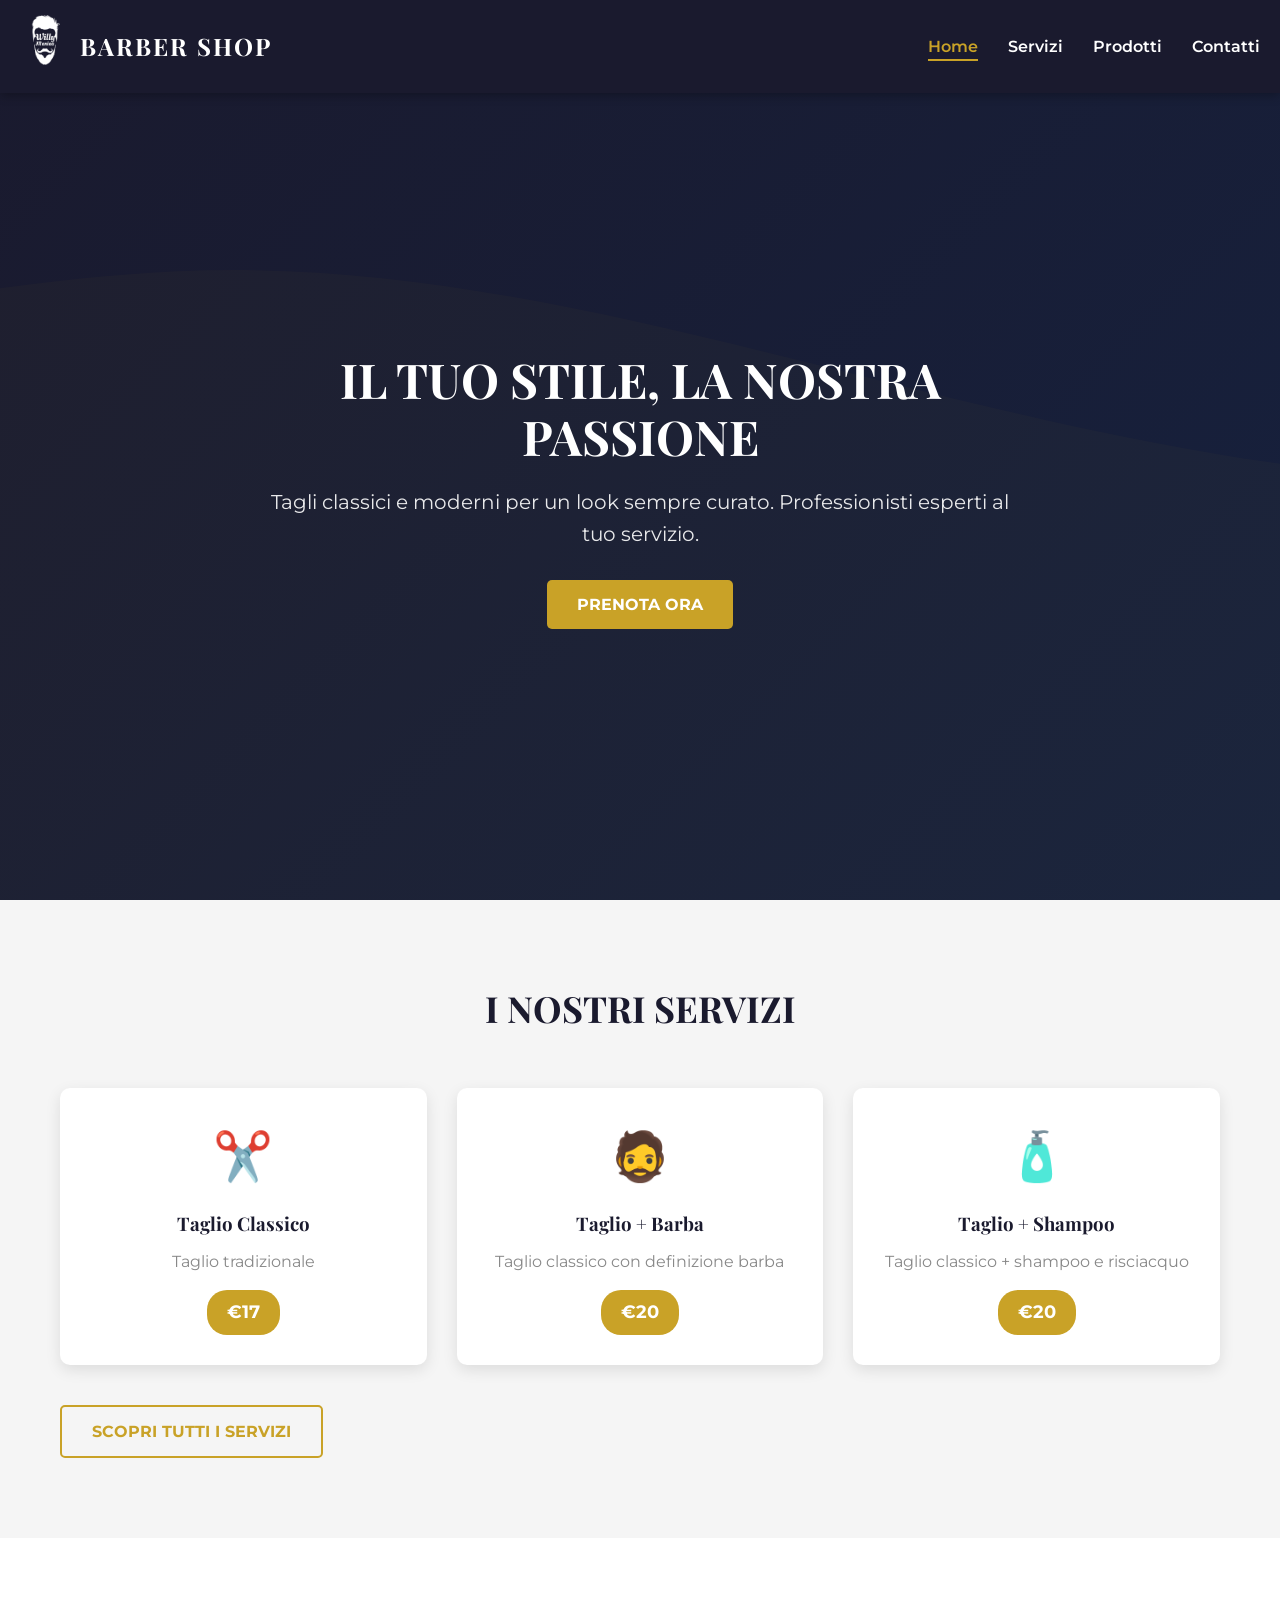
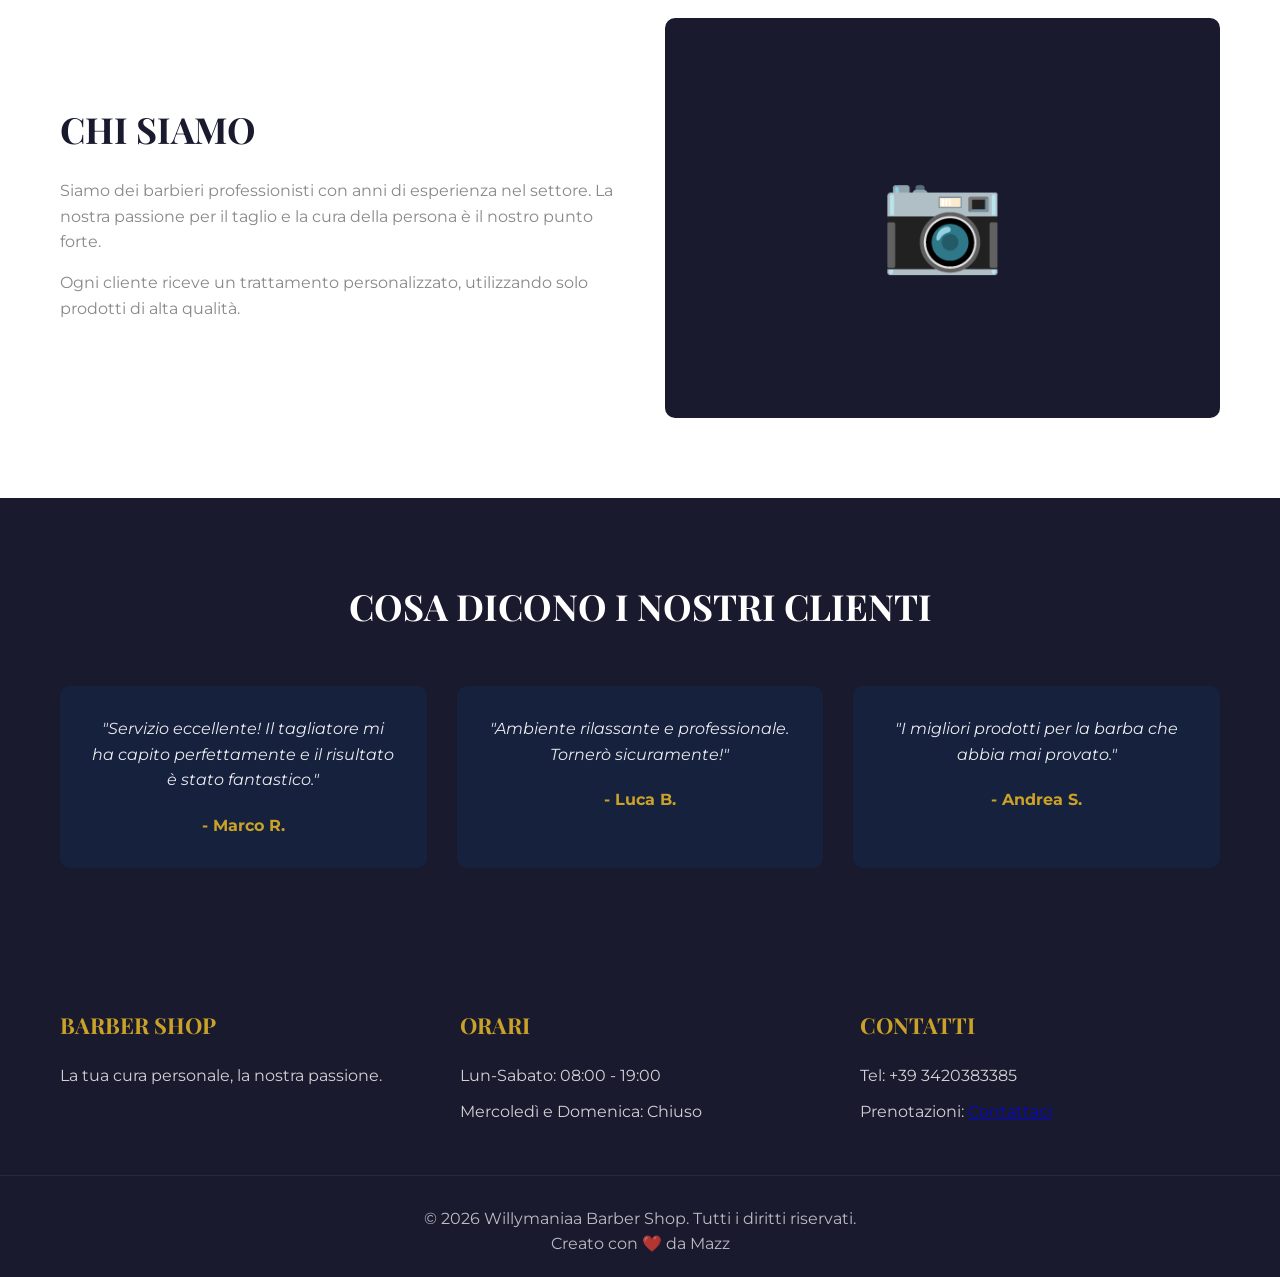
<file: index.html>
<!DOCTYPE html>
<html lang="it">
<head>
    <meta charset="UTF-8">
    <meta name="viewport" content="width=device-width, initial-scale=1.0">
    <title>Willymaniaa - Barber Shop </title>
    <link rel="icon" type="image/x-icon" href="img/WillyManiaa_white_OK.png">
    <link rel="stylesheet" href="styles.css">
    <link rel="preconnect" href="https://fonts.googleapis.com">
    <link rel="preconnect" href="https://fonts.gstatic.com" crossorigin>
    <link href="https://fonts.googleapis.com/css2?family=Montserrat:wght@400;600;700&family=Playfair+Display:wght@700&display=swap" rel="stylesheet">
</head>
<body>
    <!-- Navbar -->
    <nav class="navbar">
        <div class="container navbar-container">
            <a href="index.html" class="logo">
                <span class="logo-icon"><img src="img/WillyManiaa_white_OK.png" alt="Logo" class="image"></span>
                <span class="logo-text">BARBER SHOP</span>
            </a>
            
            <!-- Menu Hamburger per mobile -->
            <button class="hamburger" id="hamburger" aria-label="Menu">
                <span></span>
                <span></span>
                <span></span>
            </button>
            
            <!-- Navigazione Desktop/Mobile -->
            <ul class="nav-menu" id="nav-menu">
                <li><a href="index.html" class="nav-link active">Home</a></li>
                <li><a href="services.html" class="nav-link">Servizi</a></li>
                <li><a href="products.html" class="nav-link">Prodotti</a></li>
                <li><a href="contacts.html" class="nav-link">Contatti</a></li>
            </ul>
        </div>
    </nav>

    <!-- Hero Section -->
    <section class="hero">
        <div class="hero-overlay"></div>
        <div class="container hero-content">
            <h1>IL TUO STILE, LA NOSTRA PASSIONE</h1>
            <p>Tagli classici e moderni per un look sempre curato. Professionisti esperti al tuo servizio.</p>
            <a href="contacts.html" class="btn btn-primary">PRENOTA ORA</a>
        </div>
    </section>

    <!-- Servizi Highlights -->
    <section class="services-preview">
        <div class="container">
            <h2>I NOSTRI SERVIZI</h2>
            <div class="service-cards">
                <div class="card">
                    <div class="card-icon">✂️</div>
                    <h3>Taglio Classico</h3>
                    <p>Taglio tradizionale</p>
                    <span class="price">€17</span>
                </div>
                <div class="card">
                    <div class="card-icon">🧔</div>
                    <h3>Taglio + Barba</h3>
                    <p>Taglio classico con definizione barba</p>
                    <span class="price">€20</span>
                </div>
                <div class="card">
                    <div class="card-icon">🧴</div>
                    <h3>Taglio + Shampoo</h3>
                    <p>Taglio classico + shampoo e risciacquo</p>
                    <span class="price">€20</span>
                </div>
            </div>
            <a href="services.html" class="btn btn-secondary">SCOPRI TUTTI I SERVIZI</a>
        </div>
    </section>

    <!-- Chi Siamo -->
    <section class="about">
        <div class="container about-content">
            <div class="about-text">
                <h2>CHI SIAMO</h2>
                <p>Siamo dei barbieri professionisti con anni di esperienza nel settore. La nostra passione per il taglio e la cura della persona è il nostro punto forte.</p>
                <p>Ogni cliente riceve un trattamento personalizzato, utilizzando solo prodotti di alta qualità.</p>
            </div>
            <div class="about-image">
                <div class="image-placeholder">📷</div>
            </div>
        </div>
    </section>

    <!-- Testimonianze -->
    <section class="testimonials">
        <div class="container">
            <h2>COSA DICONO I NOSTRI CLIENTI</h2>
            <div class="testimonial-cards">
                <div class="testimonial-card">
                    <p>"Servizio eccellente! Il tagliatore mi ha capito perfettamente e il risultato è stato fantastico."</p>
                    <span class="client-name">- Marco R.</span>
                </div>
                <div class="testimonial-card">
                    <p>"Ambiente rilassante e professionale. Tornerò sicuramente!"</p>
                    <span class="client-name">- Luca B.</span>
                </div>
                <div class="testimonial-card">
                    <p>"I migliori prodotti per la barba che abbia mai provato."</p>
                    <span class="client-name">- Andrea S.</span>
                </div>
            </div>
        </div>
    </section>

    <!-- Footer -->
    <footer class="footer">
        <div class="container footer-content">
            <div class="footer-section">
                <h3>BARBER SHOP</h3>
                <p>La tua cura personale, la nostra passione.</p>
            </div>
            <div class="footer-section">
                <h3>ORARI</h3>
                <p>Lun-Sabato: 08:00 - 19:00</p>
                <p>Mercoledì e Domenica: Chiuso</p>
            </div>
            <div class="footer-section">
                <h3>CONTATTI</h3>
                <p>Tel: +39 3420383385</p>
                <p>Prenotazioni: <a href="contacts.html">Contattaci</a></p>
            </div>
        </div>
        <div class="footer-bottom">
            <p>&copy; 2026 Willymaniaa Barber Shop. Tutti i diritti riservati.</p>
            <p>Creato con ❤️ da Mazz</p>
        </div>
    </footer>

    <script src="script.js"></script>
</body>
</html>
</file>
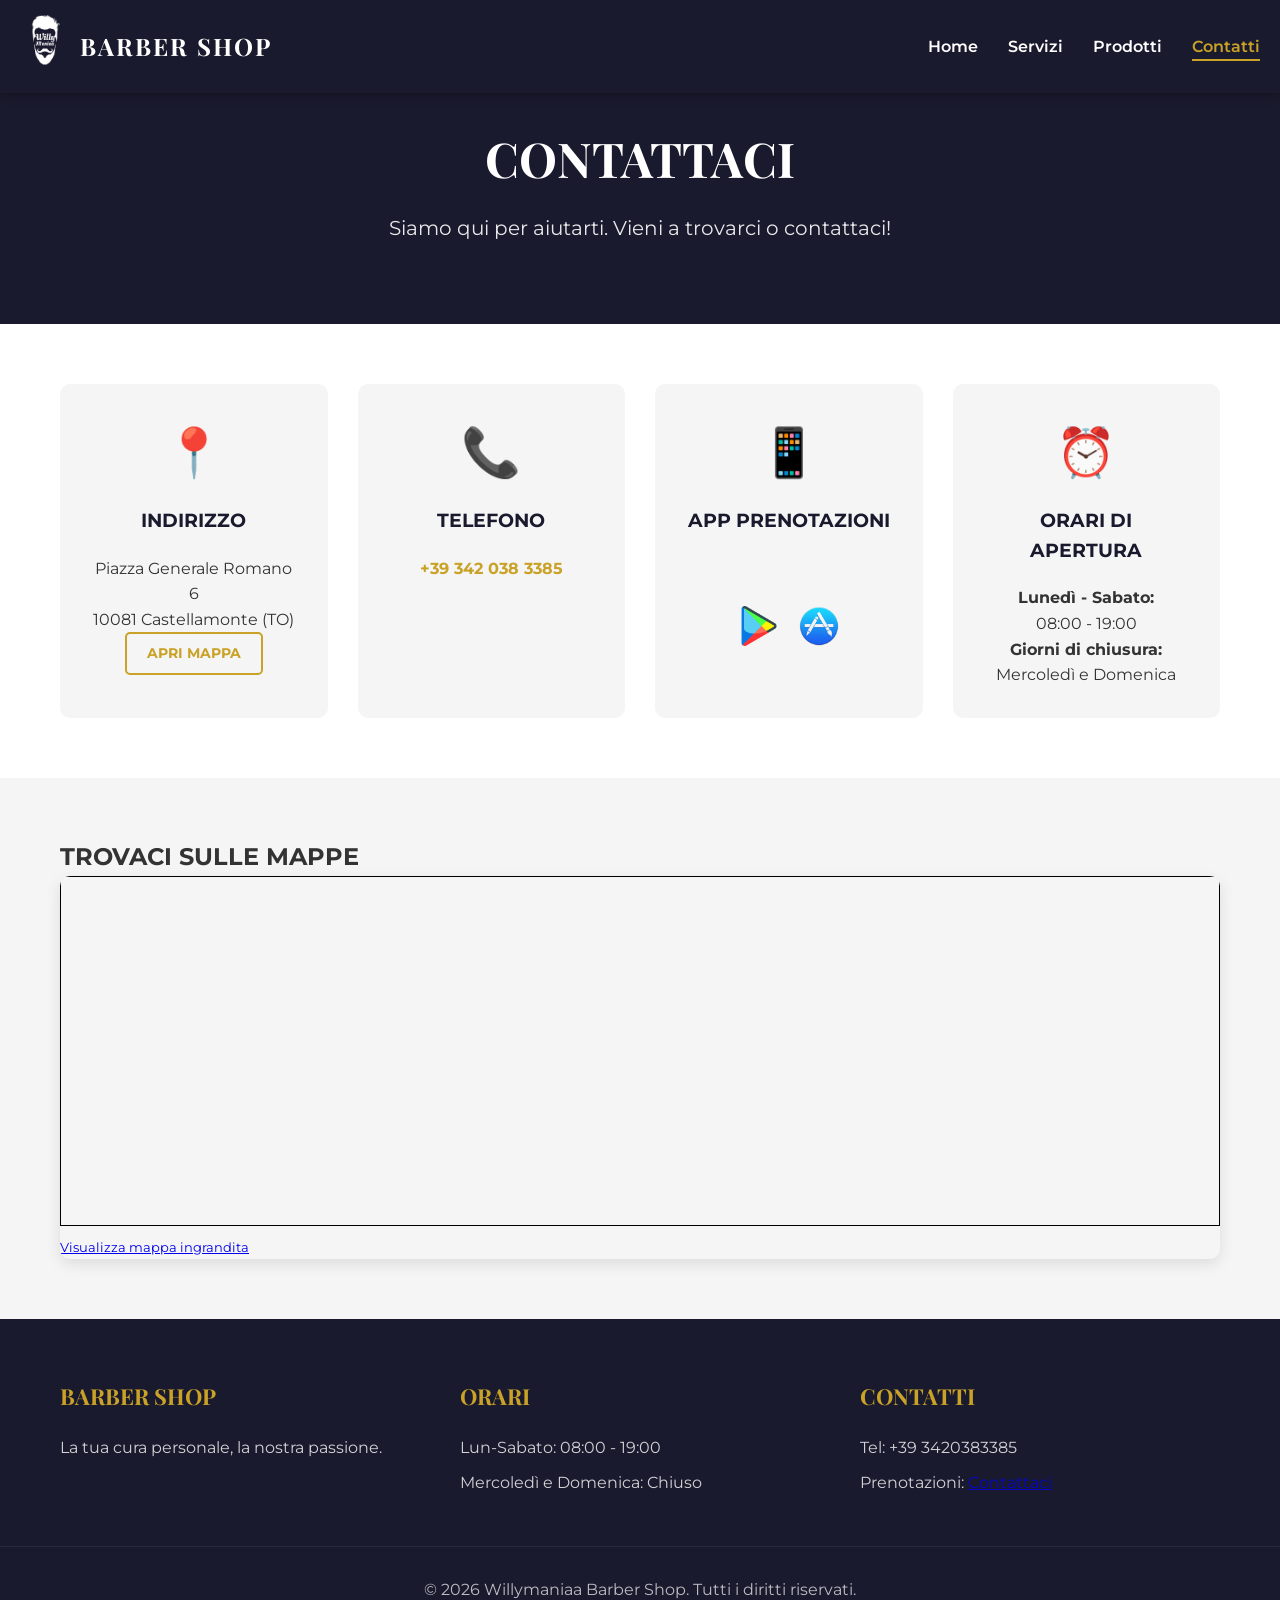
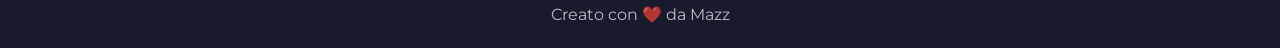
<file: contacts.html>
<!DOCTYPE html>
<html lang="it">
<head>
    <meta charset="UTF-8">
    <meta name="viewport" content="width=device-width, initial-scale=1.0">
    <title>Contatti - Willymaniaa</title>
    <link rel="icon" type="image/x-icon" href="img/WillyManiaa_white_OK.png">
    <link rel="stylesheet" href="styles.css">
    <link rel="preconnect" href="https://fonts.googleapis.com">
    <link rel="preconnect" href="https://fonts.gstatic.com" crossorigin>
    <link href="https://fonts.googleapis.com/css2?family=Montserrat:wght@400;600;700&family=Playfair+Display:wght@700&display=swap" rel="stylesheet">
</head>
<body>
    <!-- Navbar -->
    <nav class="navbar">
        <div class="container navbar-container">
            <a href="index.html" class="logo">
                <span class="logo-icon"><img src="img/WillyManiaa_white_OK.png" alt="Logo" class="image"></span>
                <span class="logo-text">BARBER SHOP</span>
            </a>
            
            <button class="hamburger" id="hamburger" aria-label="Menu">
                <span></span>
                <span></span>
                <span></span>
            </button>
            
            <ul class="nav-menu" id="nav-menu">
                <li><a href="index.html" class="nav-link">Home</a></li>
                <li><a href="services.html" class="nav-link">Servizi</a></li>
                <li><a href="products.html" class="nav-link">Prodotti</a></li>
                <li><a href="contacts.html" class="nav-link active">Contatti</a></li>
            </ul>
        </div>
    </nav>

    <!-- Header Section -->
    <section class="page-header">
        <h1>CONTATTACI</h1>
        <p>Siamo qui per aiutarti. Vieni a trovarci o contattaci!</p>
    </section>

    <!-- Contatti Info -->
    <section class="contacts-section">
        <div class="container">
            <div class="contact-info-grid">
                <div class="contact-card">
                    <div class="contact-icon">📍</div>
                    <h3>INDIRIZZO</h3>
                    <p>Piazza Generale Romano 6<br>10081 Castellamonte (TO)</p>
                    <a href="https://maps.app.goo.gl/YxpuVJAMaMwBUh6VA" target="_blank" class="btn btn-sm btn-secondary">APRI MAPPA</a>
                </div>
                <div class="contact-card">
                    <div class="contact-icon">📞</div>
                    <h3>TELEFONO</h3>
                    <p><a href="tel:+393420383385" class="phone-link">+39 342 038 3385</a></p>
                </div>
                <div class="contact-card">
                    <div class="contact-icon">📱</div>
                    <h3>APP PRENOTAZIONI</h3>
                    <div class="app-links">
                        <p><a href="https://play.google.com/store/apps/details?id=com.easybook.willymaniaa.fe&utm_source=emea_Med" class="email-link"><img src="img/playstore_logo_icon_188436.png" height="40" alt="Play Store" class="icon"></a></p>
                        <p><a href="https://apps.apple.com/it/app/willymaniaa-barber-shop/id6737987448" class="email-link"><img src="img/App_store_2_40662.png" height="40" alt="App Store" class="icon"></a></p>
                    </div>
                </div>
                <div class="contact-card">
                    <div class="contact-icon">⏰</div>
                    <h3>ORARI DI APERTURA</h3>
                    <p><strong>Lunedì - Sabato:</strong><br>08:00 - 19:00</p>
                    <p><strong>Giorni di chiusura:</strong><br>Mercoledì e Domenica</p>
                </div>
            </div>
        </div>
    </section>

    <!-- Mappa -->
    <section class="map-section">
        <div class="container">
            <h2>TROVACI SULLE MAPPE</h2>
            <div class="map-container">
                <a href="https://maps.app.goo.gl/YxpuVJAMaMwBUh6VA" target="_blank">
                <iframe width="100%" height="350" src="https://www.openstreetmap.org/export/embed.html?bbox=7.712442576885224%2C45.379093121801915%2C7.718638479709626%2C45.38144809525614&amp;layer=mapnik" style="border: 1px solid black"></iframe><br/><small><a href="https://www.openstreetmap.org/?#map=19/45.380271/7.715541">Visualizza mappa ingrandita</a></small>            </div>
        </div>
    </section>

     <!-- Footer -->
    <footer class="footer">
        <div class="container footer-content">
            <div class="footer-section">
                <h3>BARBER SHOP</h3>
                <p>La tua cura personale, la nostra passione.</p>
            </div>
            <div class="footer-section">
                <h3>ORARI</h3>
                <p>Lun-Sabato: 08:00 - 19:00</p>
                <p>Mercoledì e Domenica: Chiuso</p>
            </div>
            <div class="footer-section">
                <h3>CONTATTI</h3>
                <p>Tel: +39 3420383385</p>
                <p>Prenotazioni: <a href="contacts.html">Contattaci</a></p>
            </div>
        </div>
        <div class="footer-bottom">
            <p>&copy; 2026 Willymaniaa Barber Shop. Tutti i diritti riservati.</p>
            <p>Creato con ❤️ da Mazz</p>
        </div>
    </footer>

    <script src="script.js"></script>
</body>
</html>
</file>
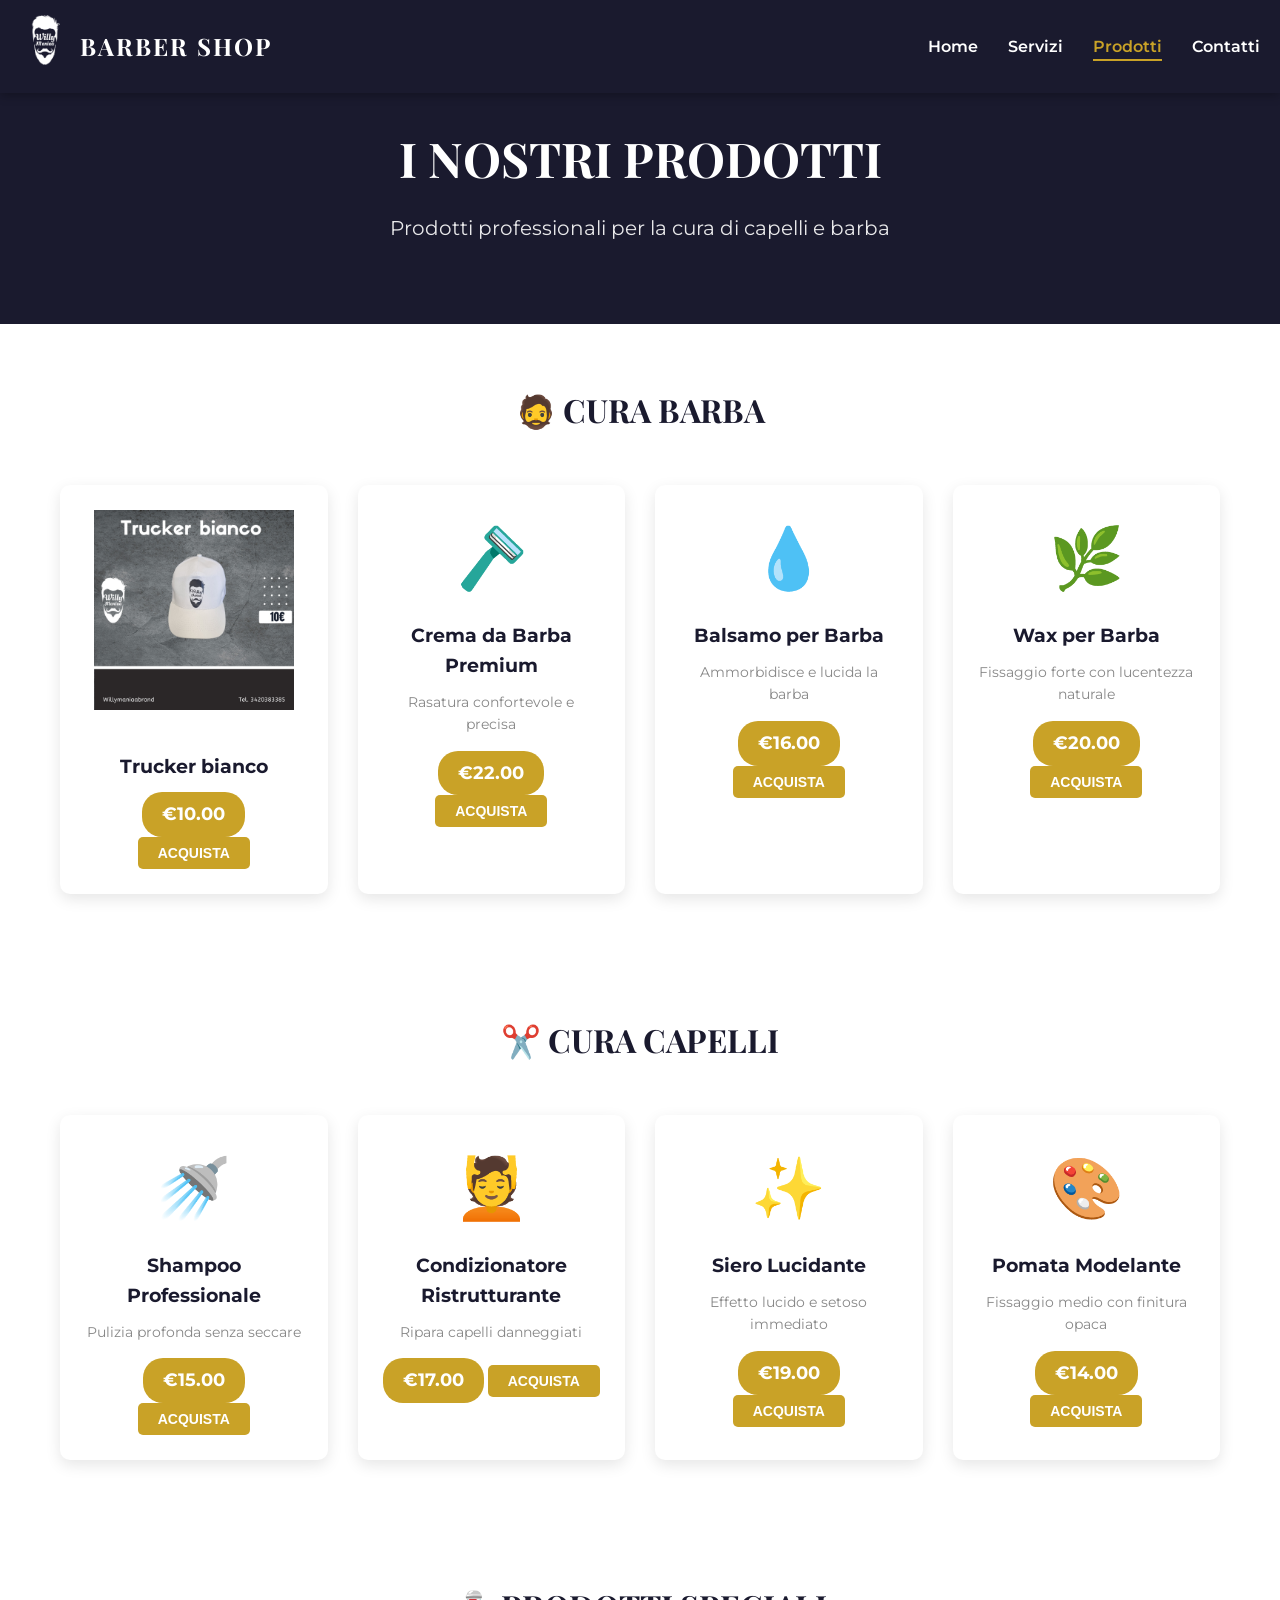
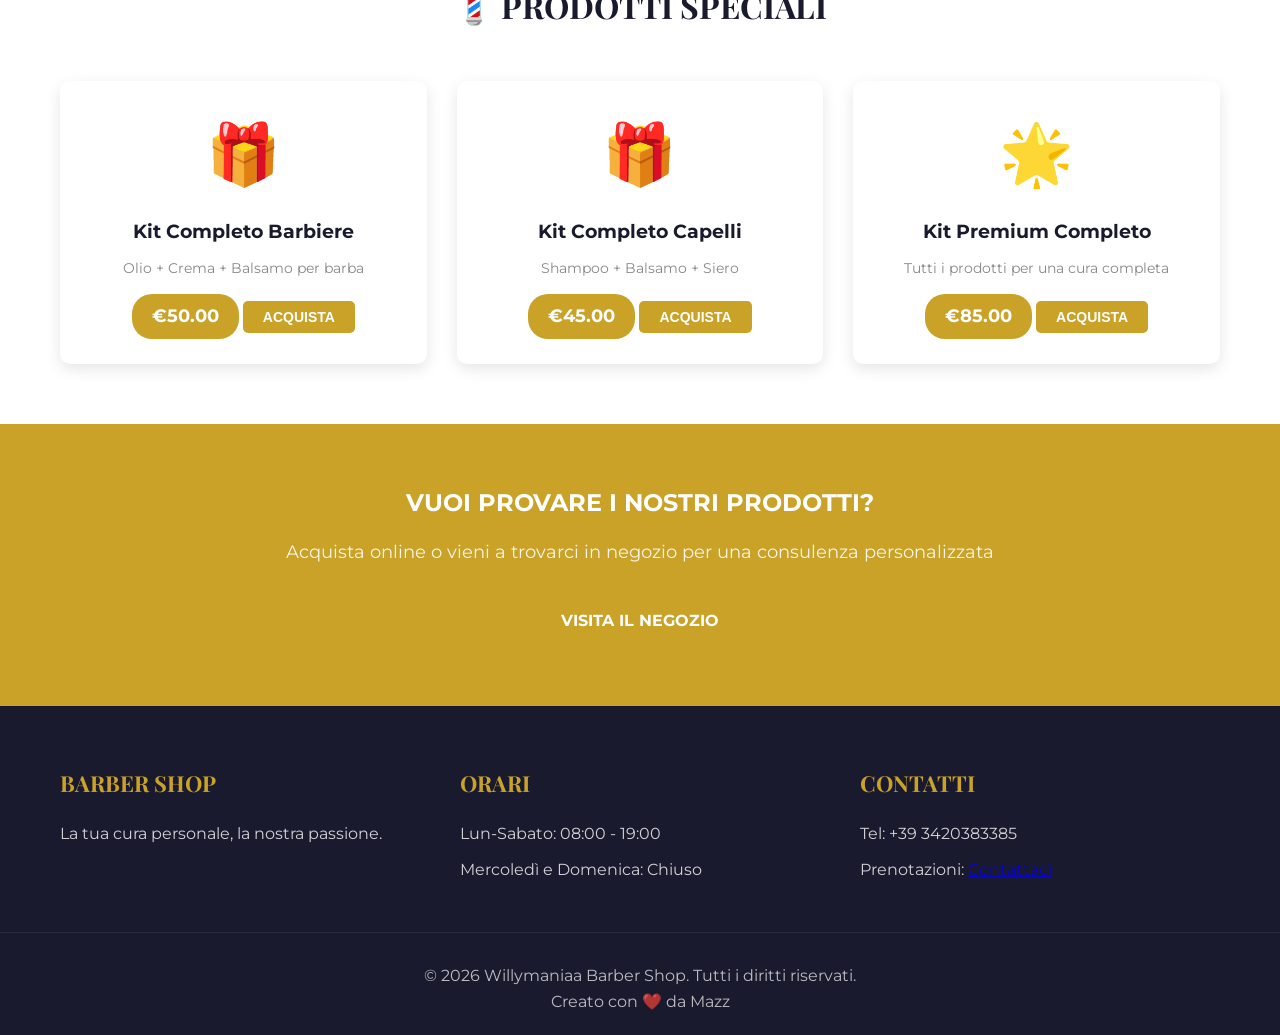
<file: products.html>
<!DOCTYPE html>
<html lang="it">
<head>
    <meta charset="UTF-8">
    <meta name="viewport" content="width=device-width, initial-scale=1.0">
    <title>Prodotti - Willymaniaa</title>
    <link rel="icon" type="image/x-icon" href="img/WillyManiaa_white_OK.png">
    <link rel="stylesheet" href="styles.css">
    <link rel="preconnect" href="https://fonts.googleapis.com">
    <link rel="preconnect" href="https://fonts.gstatic.com" crossorigin>
    <link href="https://fonts.googleapis.com/css2?family=Montserrat:wght@400;600;700&family=Playfair+Display:wght@700&display=swap" rel="stylesheet">
</head>
<body>
    <!-- Navbar -->
    <nav class="navbar">
        <div class="container navbar-container">
            <a href="index.html" class="logo">
                <span class="logo-icon"><img src="img/WillyManiaa_white_OK.png" alt="Logo" class="image"></span>
                <span class="logo-text">BARBER SHOP</span>
            </a>
            
            <button class="hamburger" id="hamburger" aria-label="Menu">
                <span></span>
                <span></span>
                <span></span>
            </button>
            
            <ul class="nav-menu" id="nav-menu">
                <li><a href="index.html" class="nav-link">Home</a></li>
                <li><a href="services.html" class="nav-link">Servizi</a></li>
                <li><a href="products.html" class="nav-link active">Prodotti</a></li>
                <li><a href="contacts.html" class="nav-link">Contatti</a></li>
            </ul>
        </div>
    </nav>

    <!-- Header Section -->
    <section class="page-header">
        <h1>I NOSTRI PRODOTTI</h1>
        <p>Prodotti professionali per la cura di capelli e barba</p>
    </section>

    <!-- Prodotti Barba -->
    <section class="products-section">
        <div class="container">
            <h2 class="section-title">🧔 CURA BARBA</h2>
            <div class="product-grid">
                <div class="product-card">
                    <div class="product-image"><img src="img/5cb89cb6-f1cc-4780-96c6-8b8de2c11d52.jpg" alt="" height="200px"></div>
                    <h3>Trucker bianco</h3>
                    <span class="price">€10.00</span>
                    <button class="btn btn-sm btn-primary">ACQUISTA</button>
                </div>
                <div class="product-card">
                    <div class="product-image">🪒</div>
                    <h3>Crema da Barba Premium</h3>
                    <p>Rasatura confortevole e precisa</p>
                    <span class="price">€22.00</span>
                    <button class="btn btn-sm btn-primary">ACQUISTA</button>
                </div>
                <div class="product-card">
                    <div class="product-image">💧</div>
                    <h3>Balsamo per Barba</h3>
                    <p>Ammorbidisce e lucida la barba</p>
                    <span class="price">€16.00</span>
                    <button class="btn btn-sm btn-primary">ACQUISTA</button>
                </div>
                <div class="product-card">
                    <div class="product-image">🌿</div>
                    <h3>Wax per Barba</h3>
                    <p>Fissaggio forte con lucentezza naturale</p>
                    <span class="price">€20.00</span>
                    <button class="btn btn-sm btn-primary">ACQUISTA</button>
                </div>
            </div>
        </div>
    </section>

    <!-- Prodotti Capelli -->
    <section class="products-section">
        <div class="container">
            <h2 class="section-title">✂️ CURA CAPELLI</h2>
            <div class="product-grid">
                <div class="product-card">
                    <div class="product-image">🚿</div>
                    <h3>Shampoo Professionale</h3>
                    <p>Pulizia profonda senza seccare</p>
                    <span class="price">€15.00</span>
                    <button class="btn btn-sm btn-primary">ACQUISTA</button>
                </div>
                <div class="product-card">
                    <div class="product-image">💆</div>
                    <h3>Condizionatore Ristrutturante</h3>
                    <p>Ripara capelli danneggiati</p>
                    <span class="price">€17.00</span>
                    <button class="btn btn-sm btn-primary">ACQUISTA</button>
                </div>
                <div class="product-card">
                    <div class="product-image">✨</div>
                    <h3>Siero Lucidante</h3>
                    <p>Effetto lucido e setoso immediato</p>
                    <span class="price">€19.00</span>
                    <button class="btn btn-sm btn-primary">ACQUISTA</button>
                </div>
                <div class="product-card">
                    <div class="product-image">🎨</div>
                    <h3>Pomata Modelante</h3>
                    <p>Fissaggio medio con finitura opaca</p>
                    <span class="price">€14.00</span>
                    <button class="btn btn-sm btn-primary">ACQUISTA</button>
                </div>
            </div>
        </div>
    </section>

    <!-- Prodotti Speciali -->
    <section class="products-section">
        <div class="container">
            <h2 class="section-title">💈 PRODOTTI SPECIALI</h2>
            <div class="product-grid">
                <div class="product-card">
                    <div class="product-image">🎁</div>
                    <h3>Kit Completo Barbiere</h3>
                    <p>Olio + Crema + Balsamo per barba</p>
                    <span class="price">€50.00</span>
                    <button class="btn btn-sm btn-primary">ACQUISTA</button>
                </div>
                <div class="product-card">
                    <div class="product-image">🎁</div>
                    <h3>Kit Completo Capelli</h3>
                    <p>Shampoo + Balsamo + Siero</p>
                    <span class="price">€45.00</span>
                    <button class="btn btn-sm btn-primary">ACQUISTA</button>
                </div>
                <div class="product-card">
                    <div class="product-image">🌟</div>
                    <h3>Kit Premium Completo</h3>
                    <p>Tutti i prodotti per una cura completa</p>
                    <span class="price">€85.00</span>
                    <button class="btn btn-sm btn-primary">ACQUISTA</button>
                </div>
            </div>
        </div>
    </section>

    <!-- CTA -->
    <section class="booking-cta">
        <div class="container">
            <h2>VUOI PROVARE I NOSTRI PRODOTTI?</h2>
            <p>Acquista online o vieni a trovarci in negozio per una consulenza personalizzata</p>
            <a href="contacts.html" class="btn btn-primary">VISITA IL NEGOZIO</a>
        </div>
    </section>

    <!-- Footer -->
    <footer class="footer">
        <div class="container footer-content">
            <div class="footer-section">
                <h3>BARBER SHOP</h3>
                <p>La tua cura personale, la nostra passione.</p>
            </div>
            <div class="footer-section">
                <h3>ORARI</h3>
                <p>Lun-Sabato: 08:00 - 19:00</p>
                <p>Mercoledì e Domenica: Chiuso</p>
            </div>
            <div class="footer-section">
                <h3>CONTATTI</h3>
                <p>Tel: +39 3420383385</p>
                <p>Prenotazioni: <a href="contacts.html">Contattaci</a></p>
            </div>
        </div>
        <div class="footer-bottom">
            <p>&copy; 2026 Willymaniaa Barber Shop. Tutti i diritti riservati.</p>
            <p>Creato con ❤️ da Mazz</p>
        </div>
    </footer>

    <script src="script.js"></script>
</body>
</html>
</file>
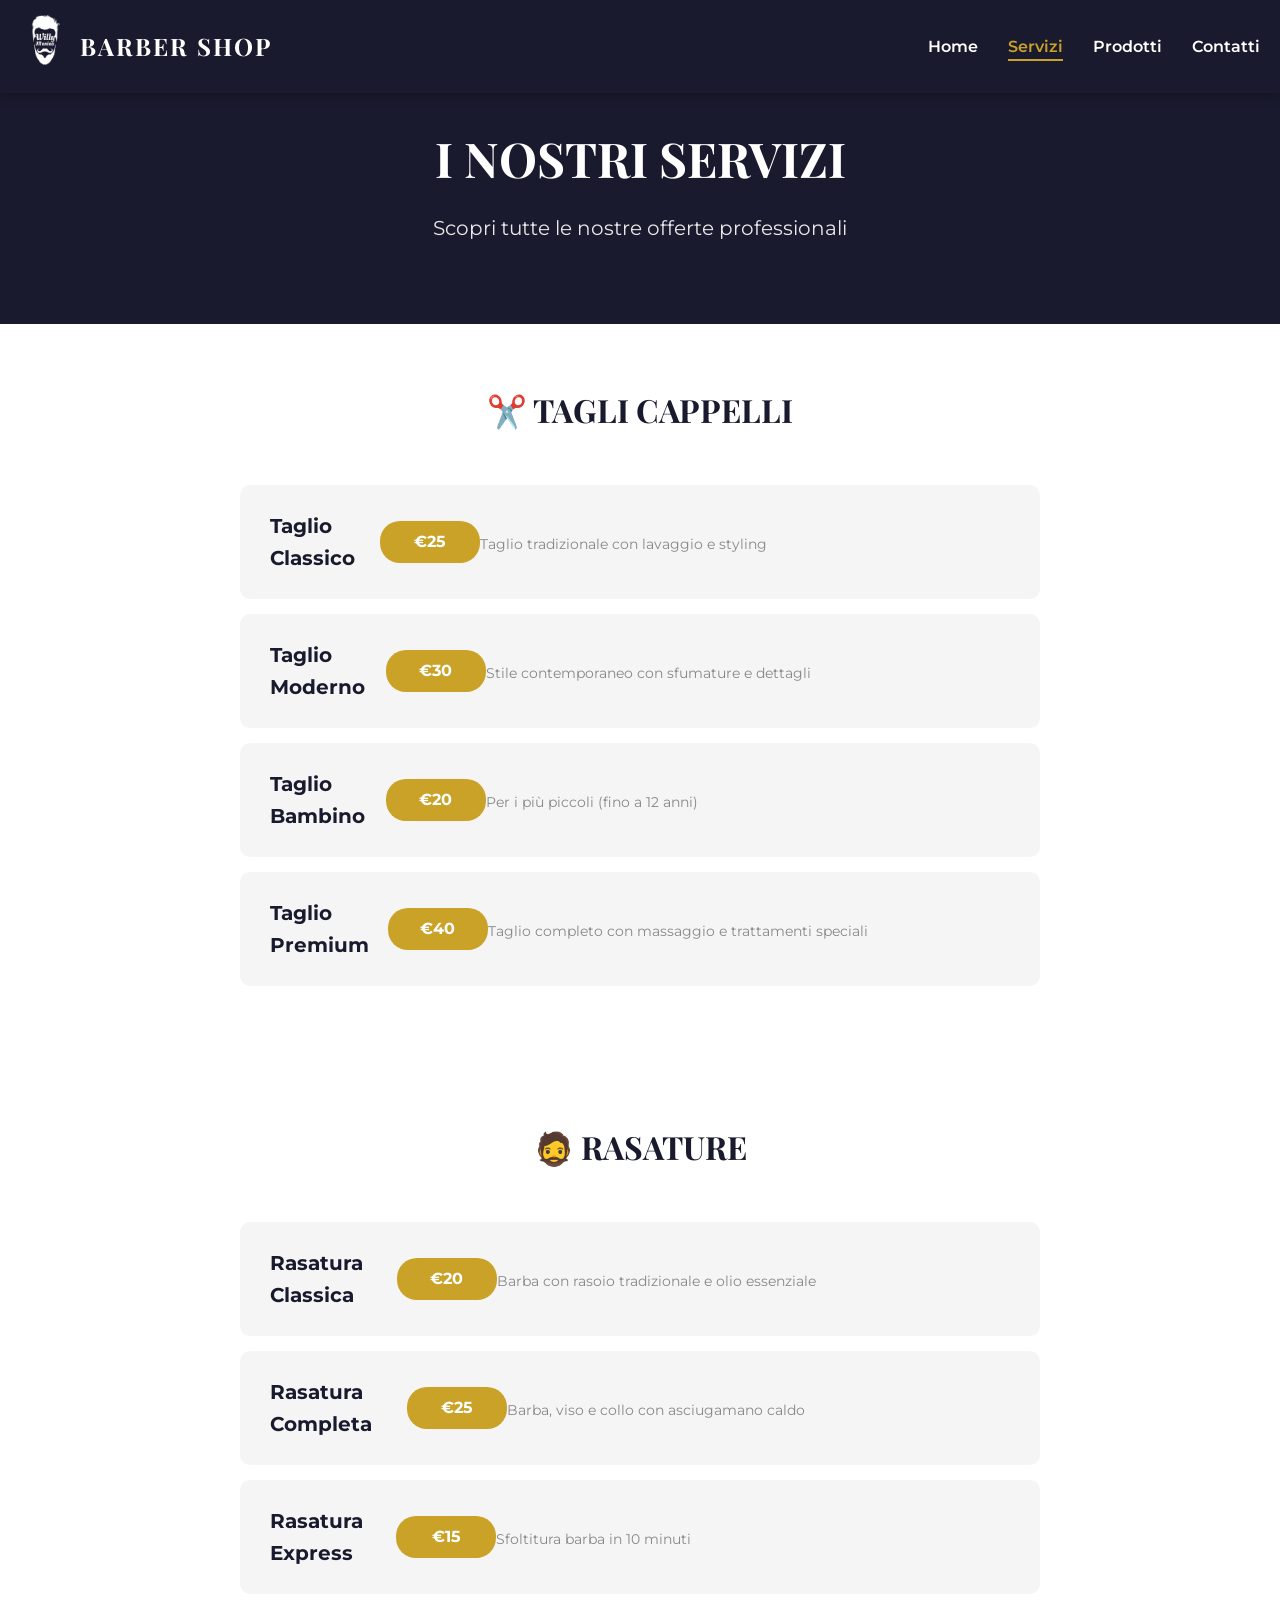
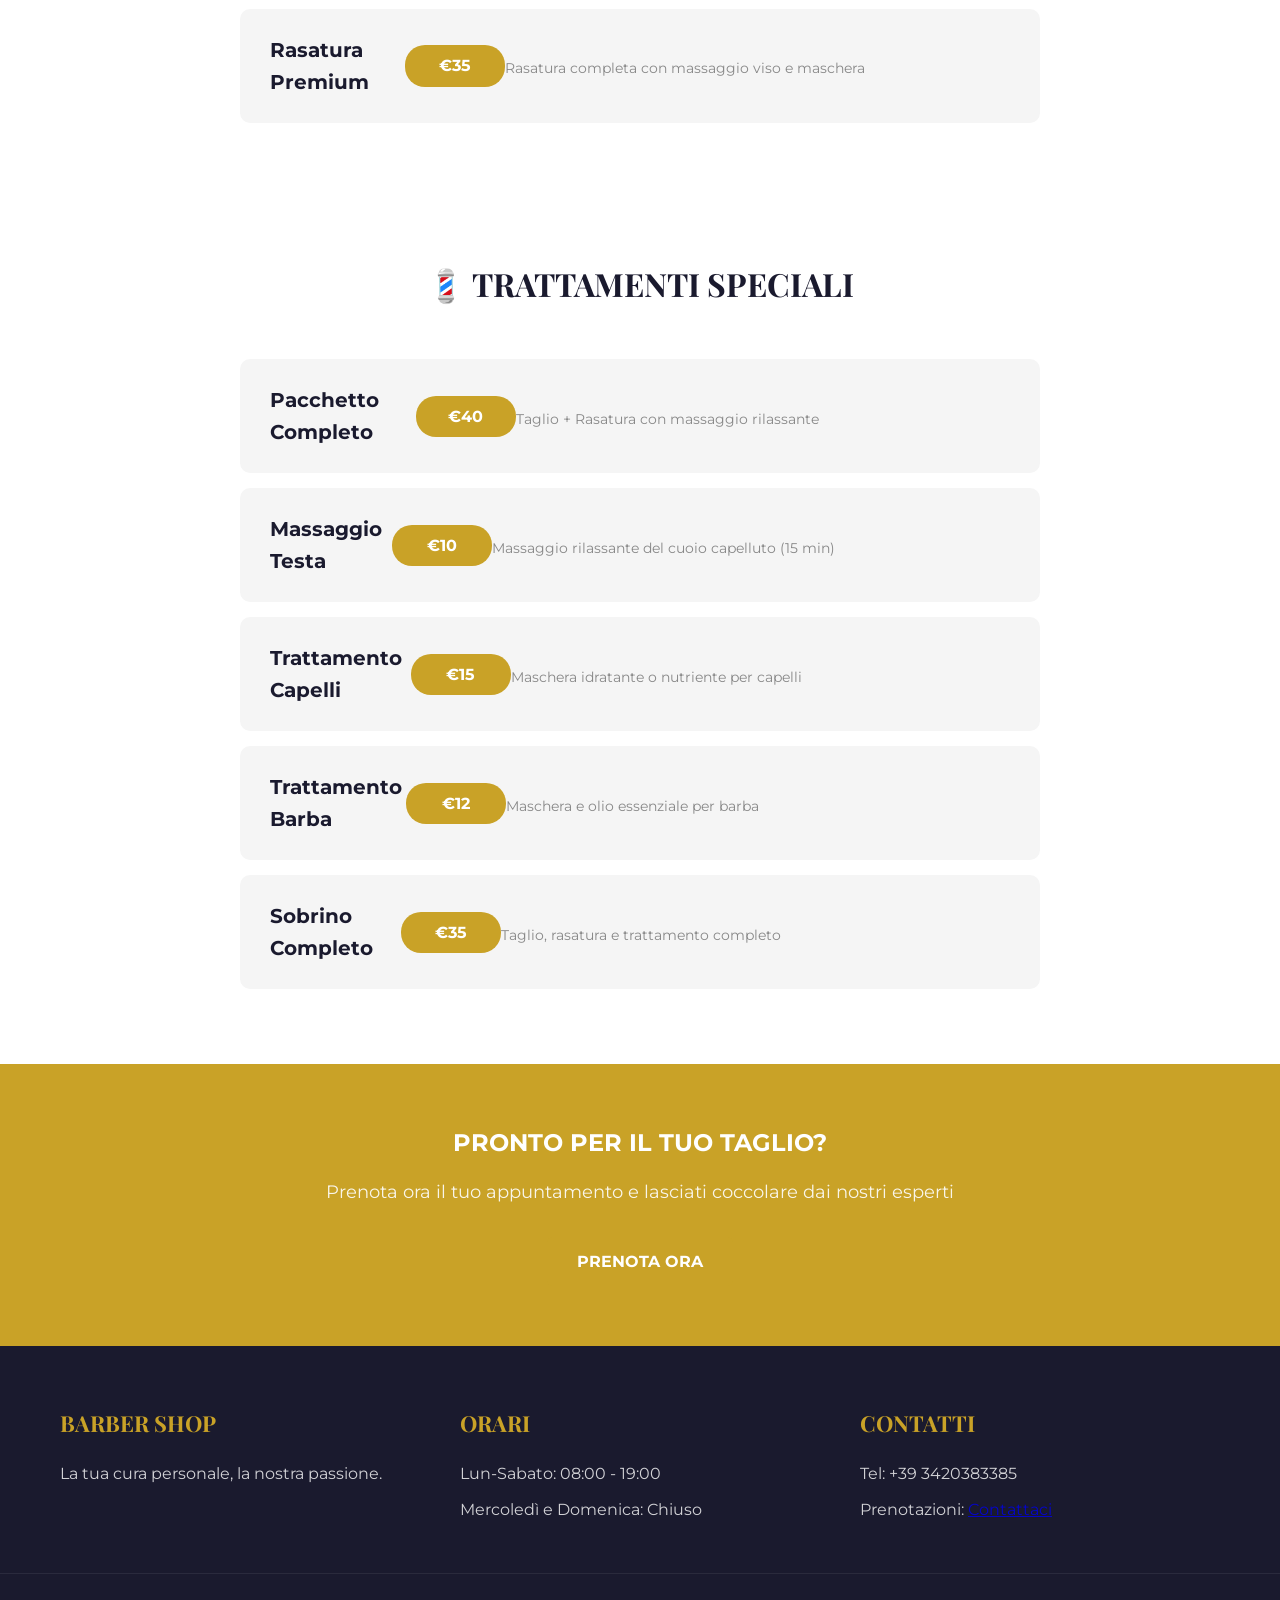
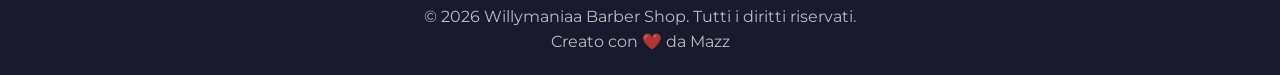
<file: services.html>
<!DOCTYPE html>
<html lang="it">
<head>
    <meta charset="UTF-8">
    <meta name="viewport" content="width=device-width, initial-scale=1.0">
    <title>Servizi - Willymaniaa</title>
    <link rel="icon" type="image/x-icon" href="img/WillyManiaa_white_OK.png">
    <link rel="stylesheet" href="styles.css">
    <link rel="preconnect" href="https://fonts.googleapis.com">
    <link rel="preconnect" href="https://fonts.gstatic.com" crossorigin>
    <link href="https://fonts.googleapis.com/css2?family=Montserrat:wght@400;600;700&family=Playfair+Display:wght@700&display=swap" rel="stylesheet">
</head>
<body>
    <!-- Navbar -->
    <nav class="navbar">
        <div class="container navbar-container">
            <a href="index.html" class="logo">
                <span class="logo-icon"><img src="img/WillyManiaa_white_OK.png" alt="Logo" class="image"></span>
                <span class="logo-text">BARBER SHOP</span>
            </a>
            
            <button class="hamburger" id="hamburger" aria-label="Menu">
                <span></span>
                <span></span>
                <span></span>
            </button>
            
            <ul class="nav-menu" id="nav-menu">
                <li><a href="index.html" class="nav-link">Home</a></li>
                <li><a href="services.html" class="nav-link active">Servizi</a></li>
                <li><a href="products.html" class="nav-link">Prodotti</a></li>
                <li><a href="contacts.html" class="nav-link">Contatti</a></li>
            </ul>
        </div>
    </nav>

    <!-- Header Section -->
    <section class="page-header">
        <h1>I NOSTRI SERVIZI</h1>
        <p>Scopri tutte le nostre offerte professionali</p>
    </section>

    <!-- Tagli Capelli -->
    <section class="services-section">
        <div class="container">
            <h2 class="section-title">✂️ TAGLI CAPPELLI</h2>
            <div class="service-list">
                <div class="service-item">
                    <span class="service-name">Taglio Classico</span>
                    <span class="service-price">€25</span>
                    <p class="service-desc">Taglio tradizionale con lavaggio e styling</p>
                </div>
                <div class="service-item">
                    <span class="service-name">Taglio Moderno</span>
                    <span class="service-price">€30</span>
                    <p class="service-desc">Stile contemporaneo con sfumature e dettagli</p>
                </div>
                <div class="service-item">
                    <span class="service-name">Taglio Bambino</span>
                    <span class="service-price">€20</span>
                    <p class="service-desc">Per i più piccoli (fino a 12 anni)</p>
                </div>
                <div class="service-item">
                    <span class="service-name">Taglio Premium</span>
                    <span class="service-price">€40</span>
                    <p class="service-desc">Taglio completo con massaggio e trattamenti speciali</p>
                </div>
            </div>
        </div>
    </section>

    <!-- Rasature -->
    <section class="services-section">
        <div class="container">
            <h2 class="section-title">🧔 RASATURE</h2>
            <div class="service-list">
                <div class="service-item">
                    <span class="service-name">Rasatura Classica</span>
                    <span class="service-price">€20</span>
                    <p class="service-desc">Barba con rasoio tradizionale e olio essenziale</p>
                </div>
                <div class="service-item">
                    <span class="service-name">Rasatura Completa</span>
                    <span class="service-price">€25</span>
                    <p class="service-desc">Barba, viso e collo con asciugamano caldo</p>
                </div>
                <div class="service-item">
                    <span class="service-name">Rasatura Express</span>
                    <span class="service-price">€15</span>
                    <p class="service-desc">Sfoltitura barba in 10 minuti</p>
                </div>
                <div class="service-item">
                    <span class="service-name">Rasatura Premium</span>
                    <span class="service-price">€35</span>
                    <p class="service-desc">Rasatura completa con massaggio viso e maschera</p>
                </div>
            </div>
        </div>
    </section>

    <!-- Trattamenti Speciali -->
    <section class="services-section">
        <div class="container">
            <h2 class="section-title">💈 TRATTAMENTI SPECIALI</h2>
            <div class="service-list">
                <div class="service-item">
                    <span class="service-name">Pacchetto Completo</span>
                    <span class="service-price">€40</span>
                    <p class="service-desc">Taglio + Rasatura con massaggio rilassante</p>
                </div>
                <div class="service-item">
                    <span class="service-name">Massaggio Testa</span>
                    <span class="service-price">€10</span>
                    <p class="service-desc">Massaggio rilassante del cuoio capelluto (15 min)</p>
                </div>
                <div class="service-item">
                    <span class="service-name">Trattamento Capelli</span>
                    <span class="service-price">€15</span>
                    <p class="service-desc">Maschera idratante o nutriente per capelli</p>
                </div>
                <div class="service-item">
                    <span class="service-name">Trattamento Barba</span>
                    <span class="service-price">€12</span>
                    <p class="service-desc">Maschera e olio essenziale per barba</p>
                </div>
                <div class="service-item">
                    <span class="service-name">Sobrino Completo</span>
                    <span class="service-price">€35</span>
                    <p class="service-desc">Taglio, rasatura e trattamento completo</p>
                </div>
            </div>
        </div>
    </section>

    <!-- Prenotazione CTA -->
    <section class="booking-cta">
        <div class="container">
            <h2>PRONTO PER IL TUO TAGLIO?</h2>
            <p>Prenota ora il tuo appuntamento e lasciati coccolare dai nostri esperti</p>
            <a href="contacts.html" class="btn btn-primary">PRENOTA ORA</a>
        </div>
    </section>

      <!-- Footer -->
    <footer class="footer">
        <div class="container footer-content">
            <div class="footer-section">
                <h3>BARBER SHOP</h3>
                <p>La tua cura personale, la nostra passione.</p>
            </div>
            <div class="footer-section">
                <h3>ORARI</h3>
                <p>Lun-Sabato: 08:00 - 19:00</p>
                <p>Mercoledì e Domenica: Chiuso</p>
            </div>
            <div class="footer-section">
                <h3>CONTATTI</h3>
                <p>Tel: +39 3420383385</p>
                <p>Prenotazioni: <a href="contacts.html">Contattaci</a></p>
            </div>
        </div>
        <div class="footer-bottom">
            <p>&copy; 2026 Willymaniaa Barber Shop. Tutti i diritti riservati.</p>
            <p>Creato con ❤️ da Mazz</p>
        </div>
    </footer>
    
    <script src="script.js"></script>
</body>
</html>
</file>
<file: styles.css>
/* Reset e Base Styles */
* {
    margin: 0;
    padding: 0;
    box-sizing: border-box;
}

:root {
    --primary-color: #1a1a2e;
    --secondary-color: #16213e;
    --accent-color: #c9a227;
    --text-light: #ffffff;
    --text-dark: #333333;
    --gray-light: #f5f5f5;
    --gray-medium: #888888;
}

body {
    font-family: 'Montserrat', sans-serif;
    line-height: 1.6;
    color: var(--text-dark);
    overflow-x: hidden;
}

.container {
    max-width: 1200px;
    margin: 0 auto;
    padding: 0 20px;
}

/* Navbar Styles */
.navbar {
    background-color: var(--primary-color);
    position: fixed;
    top: 0;
    width: 100%;
    z-index: 1000;
    box-shadow: 0 2px 10px rgba(0,0,0,0.3);
}

.navbar-container {
    display: flex;
    justify-content: space-between;
    align-items: center;
    padding: 15px 20px;
    max-width: 1400px;
    margin: 0 auto;
}

.logo {
    display: flex;
    align-items: center;
    text-decoration: none;
    gap: 10px;
}

.logo-icon {
    font-size: 28px;
}

.logo-text {
    color: var(--text-light);
    font-family: 'Playfair Display', serif;
    font-size: 24px;
    font-weight: 700;
    letter-spacing: 2px;
}

.nav-menu {
    display: flex;
    list-style: none;
    gap: 30px;
    align-items: center;
}

.nav-link {
    color: var(--text-light);
    text-decoration: none;
    font-weight: 600;
    transition: color 0.3s ease;
    position: relative;
    padding: 5px 0;
}

.nav-link::after {
    content: '';
    position: absolute;
    bottom: 0;
    left: 0;
    width: 0;
    height: 2px;
    background-color: var(--accent-color);
    transition: width 0.3s ease;
}

.nav-link:hover::after,
.nav-link.active::after {
    width: 100%;
}

.nav-link:hover,
.nav-link.active {
    color: var(--accent-color);
}

/* Hamburger Menu */
.hamburger {
    display: none;
    flex-direction: column;
    background: none;
    border: none;
    cursor: pointer;
    gap: 5px;
    z-index: 1001;
}

.hamburger span {
    width: 25px;
    height: 3px;
    background-color: var(--text-light);
    transition: all 0.3s ease;
}

/* Hero Section */
.hero {
    background: linear-gradient(135deg, var(--primary-color) 0%, var(--secondary-color) 100%);
    min-height: 100vh;
    display: flex;
    align-items: center;
    justify-content: center;
    text-align: center;
    color: var(--text-light);
    padding-top: 80px;
    position: relative;
}

.hero-overlay {
    position: absolute;
    top: 0;
    left: 0;
    right: 0;
    bottom: 0;
    background: url('data:image/svg+xml,<svg xmlns="http://www.w3.org/2000/svg" viewBox="0 0 1440 320"><path fill="%23c9a227" fill-opacity="0.1" d="M0,64L48,80C96,96,192,128,288,128C384,128,480,96,576,96C672,96,768,128,864,149.3C960,171,1056,181,1152,165.3C1248,149,1344,107,1392,85.3L1440,64L1440,320L1392,320C1344,320,1248,320,1152,320C1056,320,960,320,864,320C768,320,672,320,576,320C480,320,384,320,288,320C192,320,96,320,48,320L0,320Z"></path></svg>') no-repeat bottom;
    background-size: cover;
    opacity: 0.3;
}

.hero-content {
    position: relative;
    z-index: 1;
    max-width: 800px;
    padding: 40px 20px;
}

.hero h1 {
    font-family: 'Playfair Display', serif;
    font-size: 48px;
    margin-bottom: 20px;
    line-height: 1.2;
}

.hero p {
    font-size: 20px;
    margin-bottom: 30px;
    opacity: 0.9;
}

/* Services Preview */
.services-preview {
    padding: 80px 0;
    background-color: var(--gray-light);
}

.services-preview h2,
.about h2,
.testimonials h2 {
    font-family: 'Playfair Display', serif;
    color: var(--primary-color);
    text-align: center;
    margin-bottom: 50px;
    font-size: 36px;
}

.service-cards {
    display: grid;
    grid-template-columns: repeat(auto-fit, minmax(280px, 1fr));
    gap: 30px;
    margin-bottom: 40px;
}

.card {
    background-color: white;
    padding: 30px;
    border-radius: 10px;
    text-align: center;
    box-shadow: 0 5px 15px rgba(0,0,0,0.1);
    transition: transform 0.3s ease, box-shadow 0.3s ease;
}

.card:hover {
    transform: translateY(-10px);
    box-shadow: 0 10px 25px rgba(0,0,0,0.15);
}

.card-icon {
    font-size: 48px;
    margin-bottom: 15px;
}

.card h3 {
    color: var(--primary-color);
    margin-bottom: 10px;
    font-family: 'Playfair Display', serif;
}

.card p {
    color: var(--gray-medium);
    margin-bottom: 15px;
}

.price {
    display: inline-block;
    background-color: var(--accent-color);
    color: white;
    padding: 8px 20px;
    border-radius: 20px;
    font-weight: bold;
    font-size: 18px;
}

/* About Section */
.about {
    padding: 80px 0;
}

.about-content {
    display: grid;
    grid-template-columns: 1fr 1fr;
    gap: 50px;
    align-items: center;
}

.about-text h2 {
    text-align: left;
    margin-bottom: 20px;
}

.about-text p {
    color: var(--gray-medium);
    margin-bottom: 15px;
    font-size: 16px;
}

.image-placeholder {
    background-color: var(--primary-color);
    height: 400px;
    display: flex;
    align-items: center;
    justify-content: center;
    border-radius: 10px;
    font-size: 100px;
}

/* Testimonials */
.testimonials {
    padding: 80px 0;
    background-color: var(--primary-color);
    color: white;
}

.testimonials h2 {
    color: white;
}

.testimonial-cards {
    display: grid;
    grid-template-columns: repeat(auto-fit, minmax(300px, 1fr));
    gap: 30px;
}

.testimonial-card {
    background-color: var(--secondary-color);
    padding: 30px;
    border-radius: 10px;
    text-align: center;
}

.testimonial-card p {
    font-style: italic;
    margin-bottom: 20px;
    opacity: 0.9;
}

.client-name {
    color: var(--accent-color);
    font-weight: bold;
}

/* Footer */
.footer {
    background-color: var(--primary-color);
    color: white;
    padding: 60px 0 20px;
}

.footer-content {
    display: grid;
    grid-template-columns: repeat(auto-fit, minmax(250px, 1fr));
    gap: 40px;
    margin-bottom: 40px;
}

.footer-section h3 {
    font-family: 'Playfair Display', serif;
    color: var(--accent-color);
    margin-bottom: 20px;
    font-size: 22px;
}

.footer-section p {
    opacity: 0.8;
    margin-bottom: 10px;
}

.footer-bottom {
    text-align: center;
    padding-top: 30px;
    border-top: 1px solid rgba(255,255,255,0.1);
    opacity: 0.7;
}

/* Buttons */
.btn {
    display: inline-block;
    background-color: var(--accent-color);
    color: white;
    padding: 12px 30px;
    border-radius: 5px;
    text-decoration: none;
    font-weight: bold;
    transition: all 0.3s ease;
    border: none;
    cursor: pointer;
}

.btn:hover {
    background-color: #b89120;
    transform: translateY(-2px);
    box-shadow: 0 5px 15px rgba(201, 162, 39, 0.4);
}

.btn-secondary {
    background-color: transparent;
    border: 2px solid var(--accent-color);
    color: var(--accent-color);
}

.btn-secondary:hover {
    background-color: var(--accent-color);
    color: white;
}

.btn-sm {
    padding: 8px 20px;
    font-size: 14px;
}

.btn-lg {
    padding: 15px 40px;
    font-size: 16px;
}

/* Page Header */
.page-header {
    background-color: var(--primary-color);
    color: white;
    text-align: center;
    padding: 120px 20px 80px;
}

.page-header h1 {
    font-family: 'Playfair Display', serif;
    font-size: 48px;
    margin-bottom: 15px;
}

.page-header p {
    font-size: 20px;
    opacity: 0.9;
}

/* Services Section */
.services-section {
    padding: 60px 0;
}

.section-title {
    font-family: 'Playfair Display', serif;
    color: var(--primary-color);
    text-align: center;
    margin-bottom: 50px;
    font-size: 32px;
}

.service-list {
    max-width: 800px;
    margin: 0 auto;
}

.service-item {
    display: flex;
    justify-content: space-between;
    align-items: center;
    padding: 25px 30px;
    background-color: var(--gray-light);
    margin-bottom: 15px;
    border-radius: 10px;
    transition: all 0.3s ease;
}

.service-item:hover {
    transform: translateX(10px);
    box-shadow: 0 5px 15px rgba(0,0,0,0.1);
}

.service-name {
    font-weight: bold;
    color: var(--primary-color);
    font-size: 20px;
}

.service-price {
    background-color: var(--accent-color);
    color: white;
    padding: 8px 20px;
    border-radius: 20px;
    font-weight: bold;
    min-width: 100px;
    text-align: center;
}

.service-desc {
    width: 100%;
    color: var(--gray-medium);
    margin-top: 5px;
    font-size: 14px;
}

/* Booking CTA */
.booking-cta {
    background-color: var(--accent-color);
    padding: 60px 20px;
    text-align: center;
    color: white;
}

.booking-cta h2 {
    color: white;
    margin-bottom: 15px;
}

.booking-cta p {
    font-size: 18px;
    margin-bottom: 30px;
    opacity: 0.9;
}

/* Products Section */
.products-section {
    padding: 60px 0;
}

.product-grid {
    display: grid;
    grid-template-columns: repeat(auto-fit, minmax(250px, 1fr));
    gap: 30px;
}

.product-card {
    background-color: white;
    border-radius: 10px;
    padding: 25px;
    text-align: center;
    box-shadow: 0 5px 15px rgba(0,0,0,0.1);
    transition: all 0.3s ease;
}

.product-card:hover {
    transform: translateY(-5px);
    box-shadow: 0 10px 25px rgba(0,0,0,0.15);
}

.product-image {
    font-size: 60px;
    margin-bottom: 15px;
}

.product-card h3 {
    color: var(--primary-color);
    margin-bottom: 10px;
}

.product-card p {
    color: var(--gray-medium);
    margin-bottom: 15px;
    font-size: 14px;
}

/* Contact Section */
.contacts-section {
    padding: 60px 0;
}

.contact-info-grid {
    display: grid;
    grid-template-columns: repeat(auto-fit, minmax(250px, 1fr));
    gap: 30px;
}

.contact-card {
    background-color: var(--gray-light);
    padding: 30px;
    border-radius: 10px;
    text-align: center;
    transition: all 0.3s ease;
}

.contact-card:hover {
    transform: translateY(-5px);
    box-shadow: 0 10px 25px rgba(0,0,0,0.15);
}

.contact-icon {
    font-size: 48px;
    margin-bottom: 15px;
}

.contact-card h3 {
    color: var(--primary-color);
    margin-bottom: 20px;
}

.phone-link,
.email-link {
    color: var(--accent-color);
    text-decoration: none;
    font-weight: bold;
}

.phone-link:hover,
.email-link:hover {
    text-decoration: underline;
}

/* Map Section */
.map-section {
    padding: 60px 0;
    background-color: var(--gray-light);
}

.map-container {
    border-radius: 10px;
    overflow: hidden;
    box-shadow: 0 5px 15px rgba(0,0,0,0.1);
}

/* Contact Form */
.contact-form-section {
    padding: 80px 0;
}

.contact-form {
    max-width: 600px;
    margin: 0 auto;
}

.form-group {
    margin-bottom: 25px;
}

label {
    display: block;
    font-weight: bold;
    color: var(--primary-color);
    margin-bottom: 8px;
}

input,
textarea,
select {
    width: 100%;
    padding: 12px;
    border: 2px solid #ddd;
    border-radius: 5px;
    font-family: 'Montserrat', sans-serif;
    font-size: 16px;
    transition: border-color 0.3s ease;
}

input:focus,
textarea:focus,
select:focus {
    outline: none;
    border-color: var(--accent-color);
}

.image {
        height: 50px;
        border-radius: 10px;
    }

.app-links {
    display: flex;
    justify-content: center;
    gap: 20px;
    padding-top: 50px;
}

/* Responsive Design */
@media (max-width: 992px) {
    .hero h1 {
        font-size: 40px;
    }
    
    .about-content {
        grid-template-columns: 1fr;
    }
    
    .image-placeholder {
        order: -1;
    }
}

@media (max-width: 768px) {
    .hamburger {
        display: flex;
    }
    
    .nav-menu {
        position: fixed;
        top: 70px;
        left: -100%;
        width: 100%;
        height: calc(100vh - 70px);
        background-color: var(--primary-color);
        flex-direction: column;
        padding: 40px 20px;
        transition: left 0.3s ease;
    }
    
    .nav-menu.active {
        left: 0;
    }
    
    .hero h1 {
        font-size: 32px;
    }
    
    .hero p {
        font-size: 18px;
    }
    
    .section-title,
    .page-header h1 {
        font-size: 28px;
    }
    
    .service-item {
        flex-direction: column;
        text-align: center;
        gap: 10px;
    }
}

@media (max-width: 480px) {
    .hero h1 {
        font-size: 26px;
    }
    
    .logo-text {
        font-size: 18px;
    }
    
    .service-cards,
    .testimonial-cards,
    .product-grid,
    .contact-info-grid,
    .footer-content {
        grid-template-columns: 1fr;
    }
}

/* Smooth Scrolling */
html {
    scroll-behavior: smooth;
}

/* Accessibility */
@media (prefers-reduced-motion: reduce) {
    * {
        animation-duration: 0.01ms !important;
        transition-duration: 0.01ms !important;
    }
}
</file>
